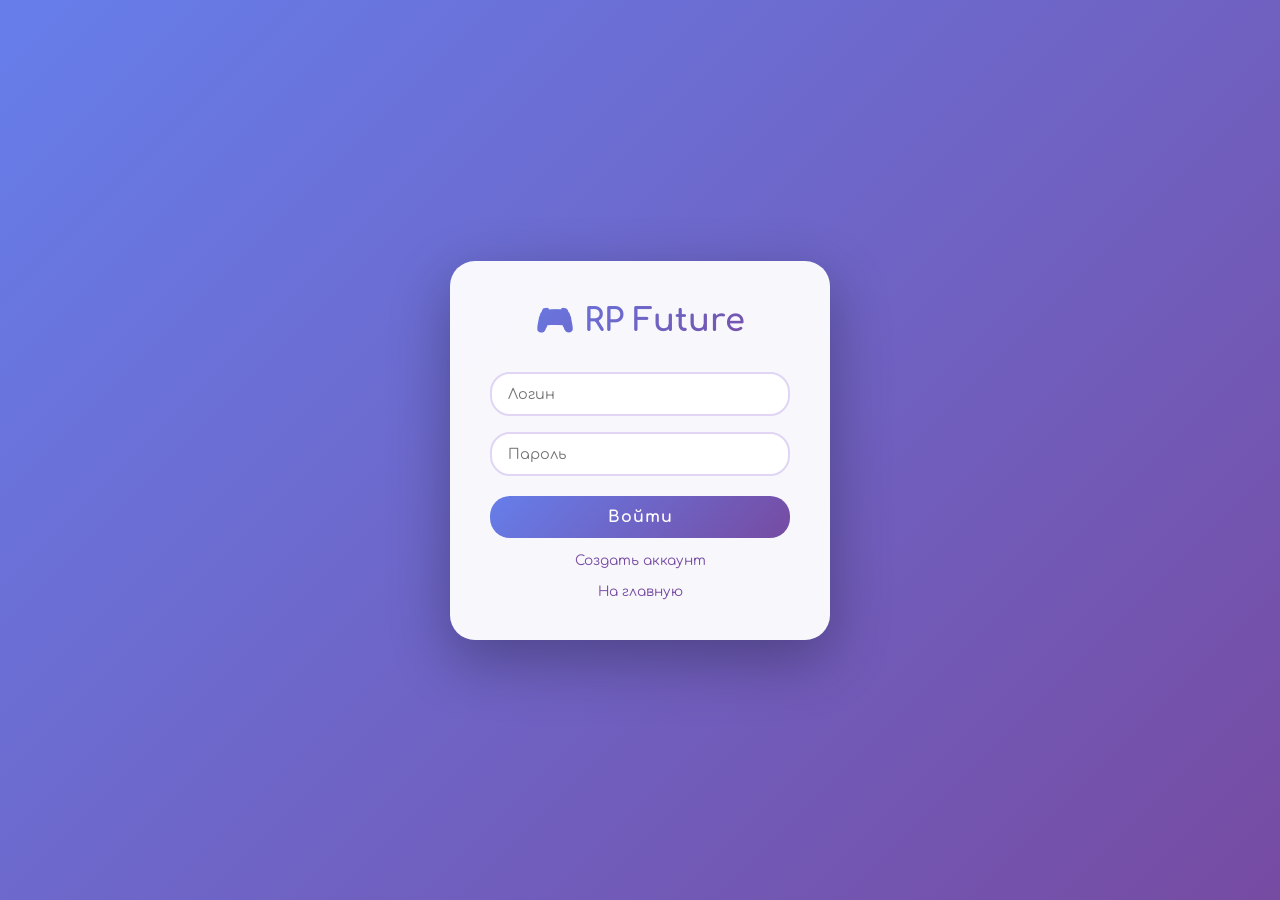
<file: templates/login.html>
<!DOCTYPE html>
<html lang="ru">
<head>
    <meta charset="UTF-8">
    <meta name="viewport" content="width=device-width, initial-scale=1.0">
    <title>RP Future - Вход</title>
    <style>
        @import url('https://fonts.googleapis.com/css2?family=Comfortaa:wght@400;700&display=swap');
        * { margin: 0; padding: 0; box-sizing: border-box; }
        body {
            font-family: 'Comfortaa', sans-serif;
            min-height: 100vh;
            background: linear-gradient(135deg, #667eea, #764ba2);
            display: flex; justify-content: center; align-items: center;
        }
        .login-card {
            background: rgba(255,255,255,0.95);
            padding: 40px; border-radius: 25px;
            width: 90%; max-width: 380px;
            box-shadow: 0 20px 60px rgba(0,0,0,0.3);
            text-align: center;
        }
        h1 {
            background: linear-gradient(135deg, #667eea, #764ba2);
            -webkit-background-clip: text; -webkit-text-fill-color: transparent;
            margin-bottom: 25px; font-size: 2em;
        }
        input {
            width: 100%; padding: 12px 16px; margin: 8px 0;
            border: 2px solid #e0d5f5; border-radius: 20px;
            font-family: 'Comfortaa', sans-serif; font-size: 0.9em; outline: none;
        }
        input:focus { border-color: #764ba2; }
        .btn {
            width: 100%; padding: 12px;
            background: linear-gradient(135deg, #667eea, #764ba2);
            color: #fff; border: none; border-radius: 20px;
            font-family: 'Comfortaa', sans-serif; font-size: 1em; font-weight: 700;
            cursor: pointer; margin-top: 12px; letter-spacing: 1px;
            transition: all 0.2s;
        }
        .btn:hover { transform: translateY(-2px); box-shadow: 0 5px 20px rgba(107,79,160,0.4); }
        .link { color: #764ba2; text-decoration: none; font-size: 0.85em; margin-top: 15px; display: inline-block; }
        .error { color: #ff4444; font-size: 0.8em; margin-top: 8px; display: none; }
    </style>
</head>
<body>
    <div class="login-card">
        <h1>🎮 RP Future</h1>
        <input type="text" id="login" placeholder="Логин" autocomplete="username">
        <input type="password" id="password" placeholder="Пароль" autocomplete="current-password">
        <div class="error" id="error"></div>
        <button class="btn" onclick="doLogin()">Войти</button>
        <br><a href="/register" class="link">Создать аккаунт</a>
        <br><a href="/" class="link">На главную</a>
    </div>
    <script>
        async function doLogin() {
            const login = document.getElementById('login').value.trim();
            const password = document.getElementById('password').value.trim();
            const errorEl = document.getElementById('error');
            errorEl.style.display = 'none';
            if(!login || !password){ errorEl.textContent='Заполни все поля'; errorEl.style.display='block'; return; }
            try{
                const resp = await fetch('/api/login', {
                    method:'POST',
                    headers:{'Content-Type':'application/json'},
                    body:JSON.stringify({login,password})
                });
                const data = await resp.json();
                if(data.success){ window.location.href='/'; }
                else { errorEl.textContent = data.error; errorEl.style.display='block'; }
            }catch(e){ errorEl.textContent='Ошибка соединения'; errorEl.style.display='block'; }
        }
        document.getElementById('password').addEventListener('keydown', e=>{ if(e.key==='Enter') doLogin(); });
    </script>
</body>
</html>
</file>
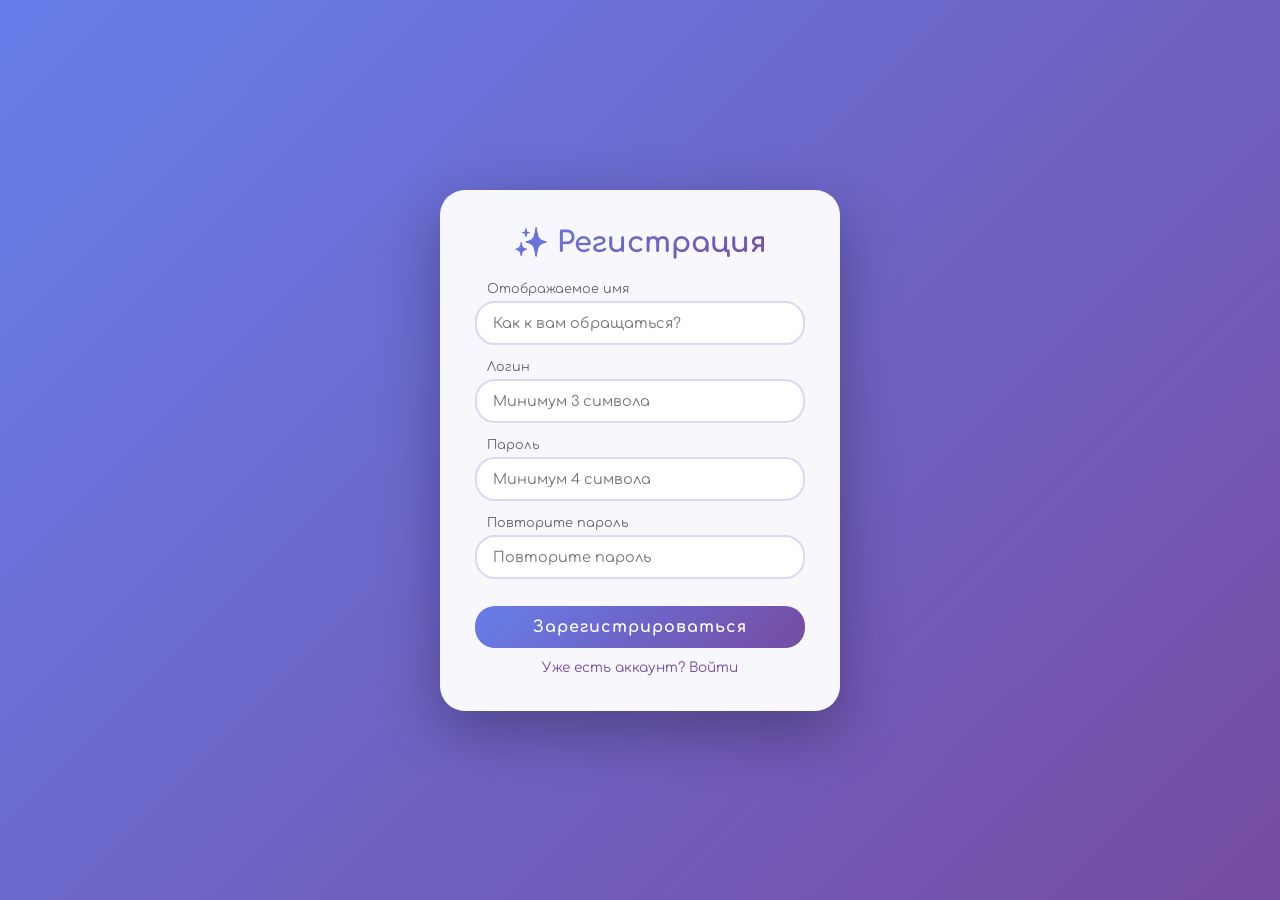
<file: templates/register.html>
<!DOCTYPE html>
<html lang="ru">
<head>
    <meta charset="UTF-8">
    <meta name="viewport" content="width=device-width, initial-scale=1.0">
    <title>RP Future - Регистрация</title>
    <style>
        @import url('https://fonts.googleapis.com/css2?family=Comfortaa:wght@400;700&display=swap');
        * { margin: 0; padding: 0; box-sizing: border-box; }
        body {
            font-family: 'Comfortaa', sans-serif;
            min-height: 100vh;
            background: linear-gradient(135deg, #667eea, #764ba2);
            display: flex; justify-content: center; align-items: center;
        }
        .register-card {
            background: rgba(255,255,255,0.95);
            padding: 35px; border-radius: 25px;
            width: 90%; max-width: 400px;
            box-shadow: 0 20px 60px rgba(0,0,0,0.3);
            text-align: center;
        }
        h1 {
            background: linear-gradient(135deg, #667eea, #764ba2);
            -webkit-background-clip: text; -webkit-text-fill-color: transparent;
            margin-bottom: 20px; font-size: 1.8em;
        }
        .field { text-align: left; margin-bottom: 8px; }
        .field label { font-size: 0.8em; color: #666; margin-left: 12px; }
        input {
            width: 100%; padding: 12px 16px; margin: 4px 0;
            border: 2px solid #e0d5f5; border-radius: 20px;
            font-family: 'Comfortaa', sans-serif; font-size: 0.9em; outline: none;
        }
        input:focus { border-color: #764ba2; }
        .btn {
            width: 100%; padding: 12px;
            background: linear-gradient(135deg, #667eea, #764ba2);
            color: #fff; border: none; border-radius: 20px;
            font-family: 'Comfortaa', sans-serif; font-size: 1em; font-weight: 700;
            cursor: pointer; margin-top: 15px; letter-spacing: 1px;
            transition: all 0.2s;
        }
        .btn:hover { transform: translateY(-2px); }
        .link { color: #764ba2; text-decoration: none; font-size: 0.85em; margin-top: 12px; display: inline-block; }
        .error { color: #ff4444; font-size: 0.75em; margin-top: 4px; display: none; text-align: left; margin-left: 12px; }
        .success { color: #4caf50; font-size: 0.85em; margin-top: 8px; display: none; }
    </style>
</head>
<body>
    <div class="register-card">
        <h1>✨ Регистрация</h1>
        <div class="field"><label>Отображаемое имя</label><input type="text" id="displayName" placeholder="Как к вам обращаться?"></div>
        <div class="field"><label>Логин</label><input type="text" id="login" placeholder="Минимум 3 символа"></div>
        <div class="field"><label>Пароль</label><input type="password" id="password" placeholder="Минимум 4 символа"></div>
        <div class="field"><label>Повторите пароль</label><input type="password" id="passwordConfirm" placeholder="Повторите пароль"></div>
        <div class="error" id="error"></div>
        <div class="success" id="success"></div>
        <button class="btn" onclick="doRegister()">Зарегистрироваться</button>
        <br><a href="/login" class="link">Уже есть аккаунт? Войти</a>
    </div>
    <script>
        async function doRegister(){
            const dn=document.getElementById('displayName').value.trim();
            const login=document.getElementById('login').value.trim();
            const pwd=document.getElementById('password').value.trim();
            const pwd2=document.getElementById('passwordConfirm').value.trim();
            const err=document.getElementById('error'), ok=document.getElementById('success');
            err.style.display='none'; ok.style.display='none';
            if(!dn||!login||!pwd||!pwd2){ err.textContent='Все поля обязательны'; err.style.display='block'; return; }
            if(pwd!==pwd2){ err.textContent='Пароли не совпадают'; err.style.display='block'; return; }
            try{
                const resp=await fetch('/api/register',{
                    method:'POST',
                    headers:{'Content-Type':'application/json'},
                    body:JSON.stringify({username:login,login,password:pwd,password_confirm:pwd2,display_name:dn})
                });
                const data=await resp.json();
                if(data.success){
                    ok.textContent='Аккаунт создан! Переходим на вход...'; ok.style.display='block';
                    setTimeout(()=>window.location.href='/login',1500);
                }else{ err.textContent=data.error; err.style.display='block'; }
            }catch(e){ err.textContent='Ошибка соединения'; err.style.display='block'; }
        }
    </script>
</body>
</html>
</file>
